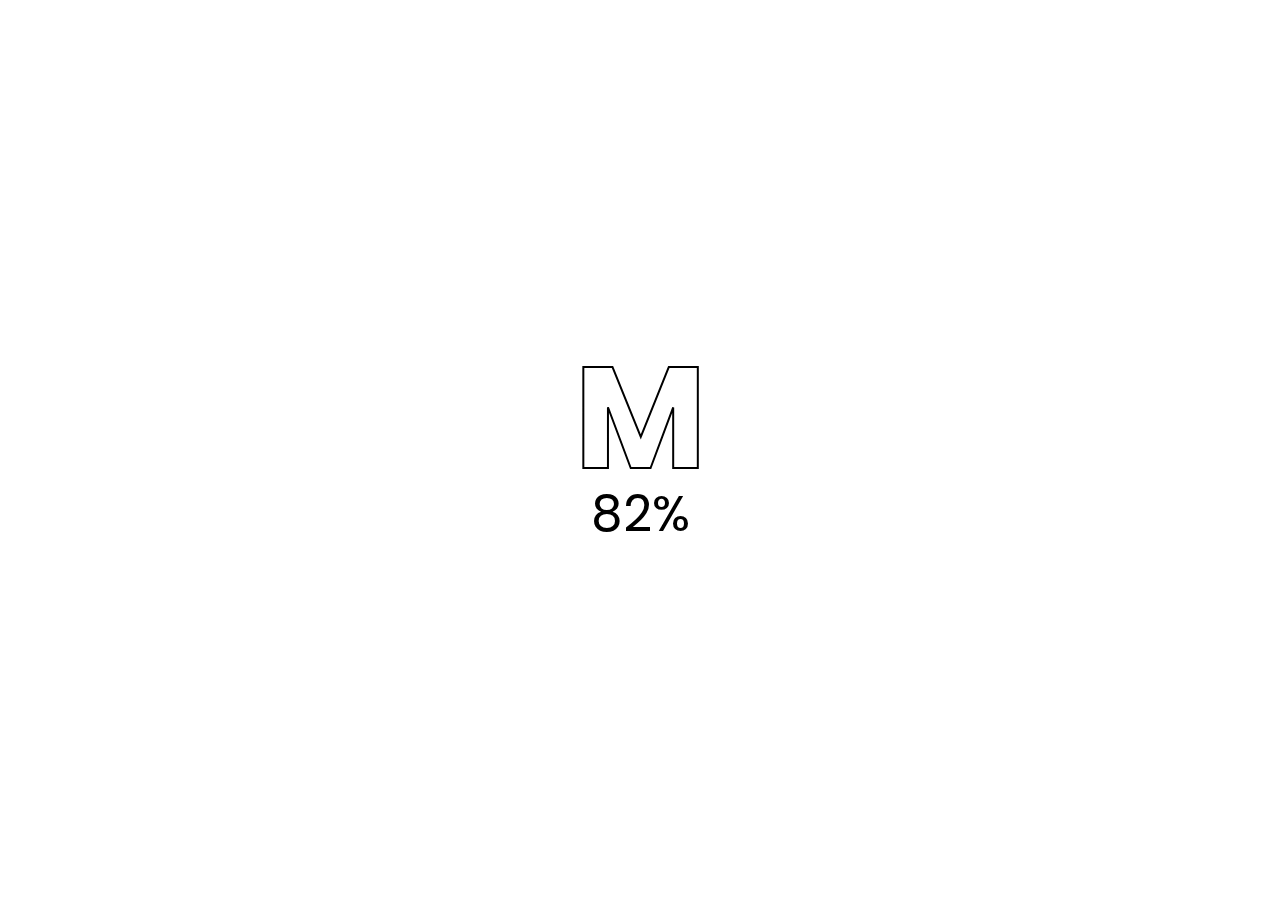
<file: index.html>
<!DOCTYPE html>
<html>
<head>
    <meta charset="utf-8" />
    <meta http-equiv="X-UA-Compatible" content="IE=edge">
    <title>Page Title</title>
    <meta name="viewport" content="width=device-width, initial-scale=1">
    <link rel="stylesheet" type="text/css" media="screen" href="style.css" />
    <link href="https://fonts.googleapis.com/css?family=Poppins:400,500,700,900&display=swap" rel="stylesheet">
</head>
<body>
    <div id="myProgress">
        <div id="loader"></div>
            <a href="/project.html">
                <img src="/assets/M.svg" alt="logo melvin" class="logo-loader"/>
            </a>
            <div id="myBar">0%</div>
        </div>
        
    </div>
    <script src="main.js"></script>
</body>
</html>
</file>
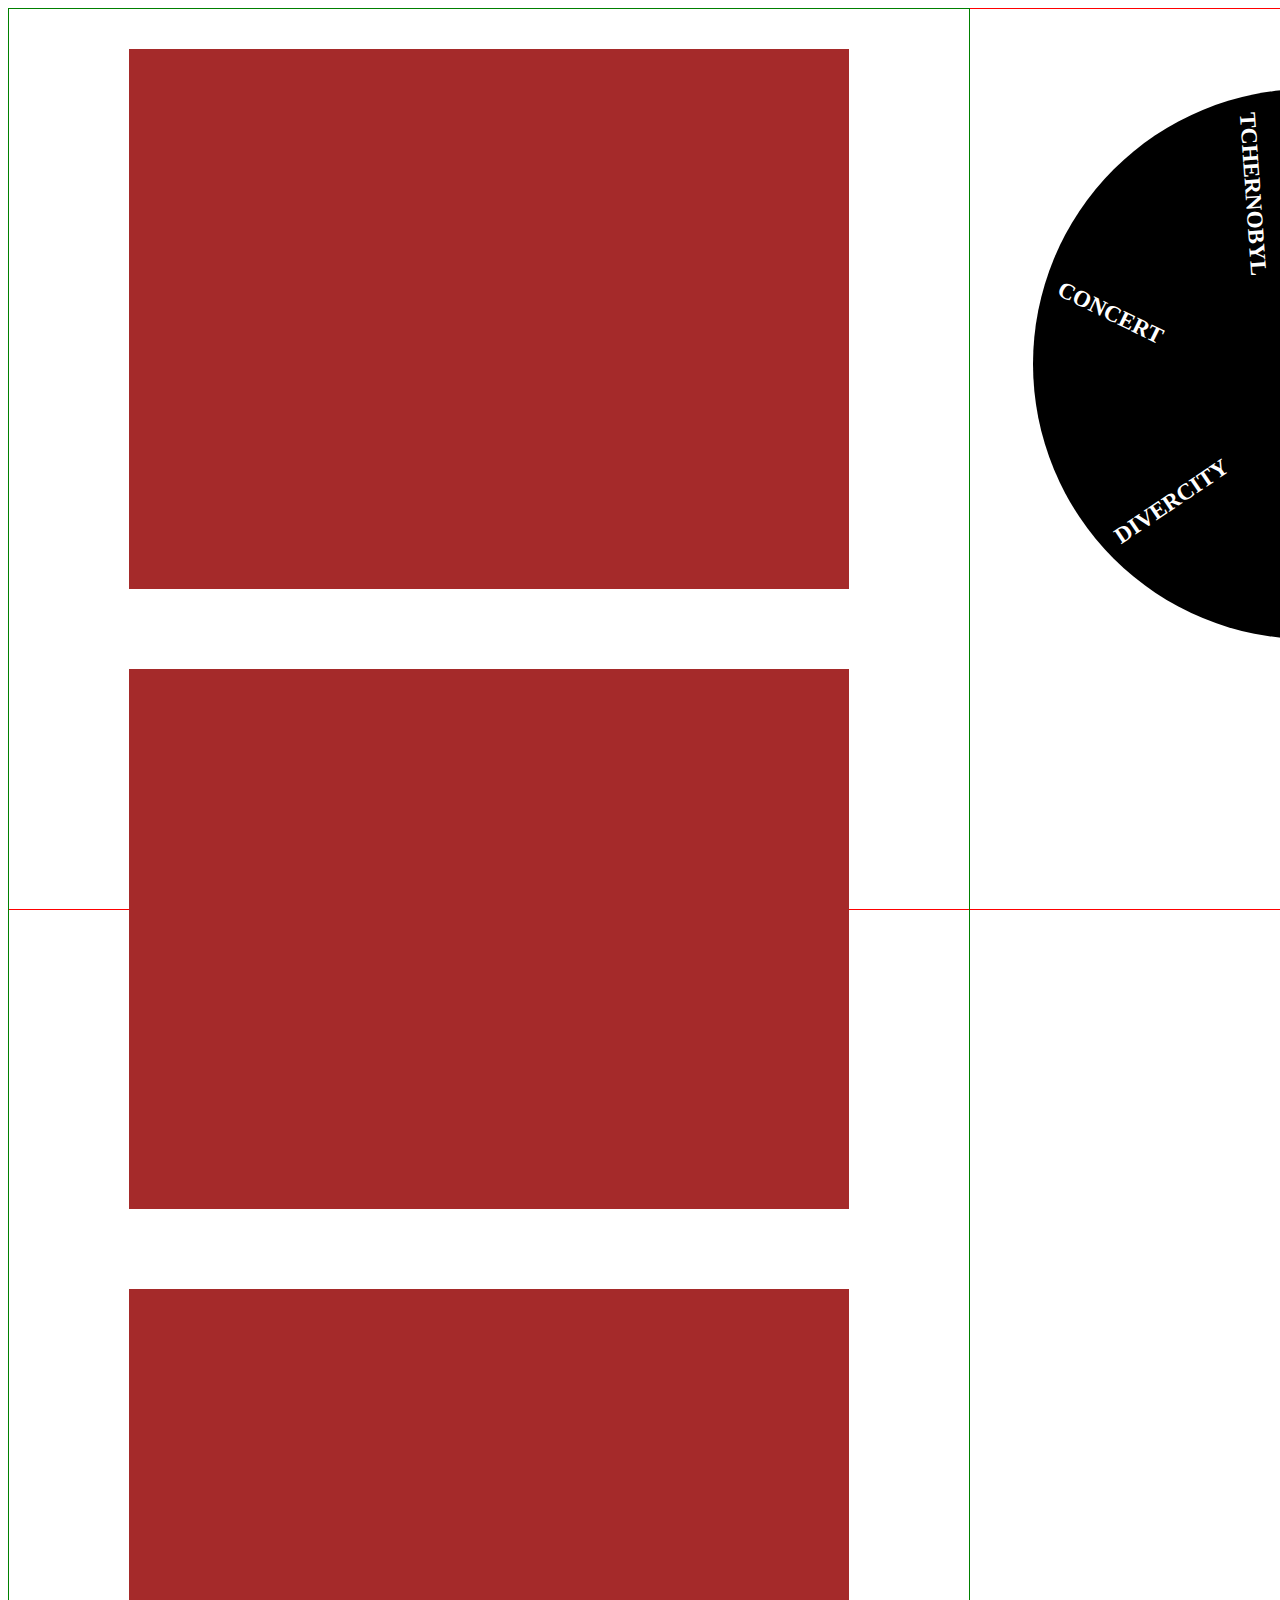
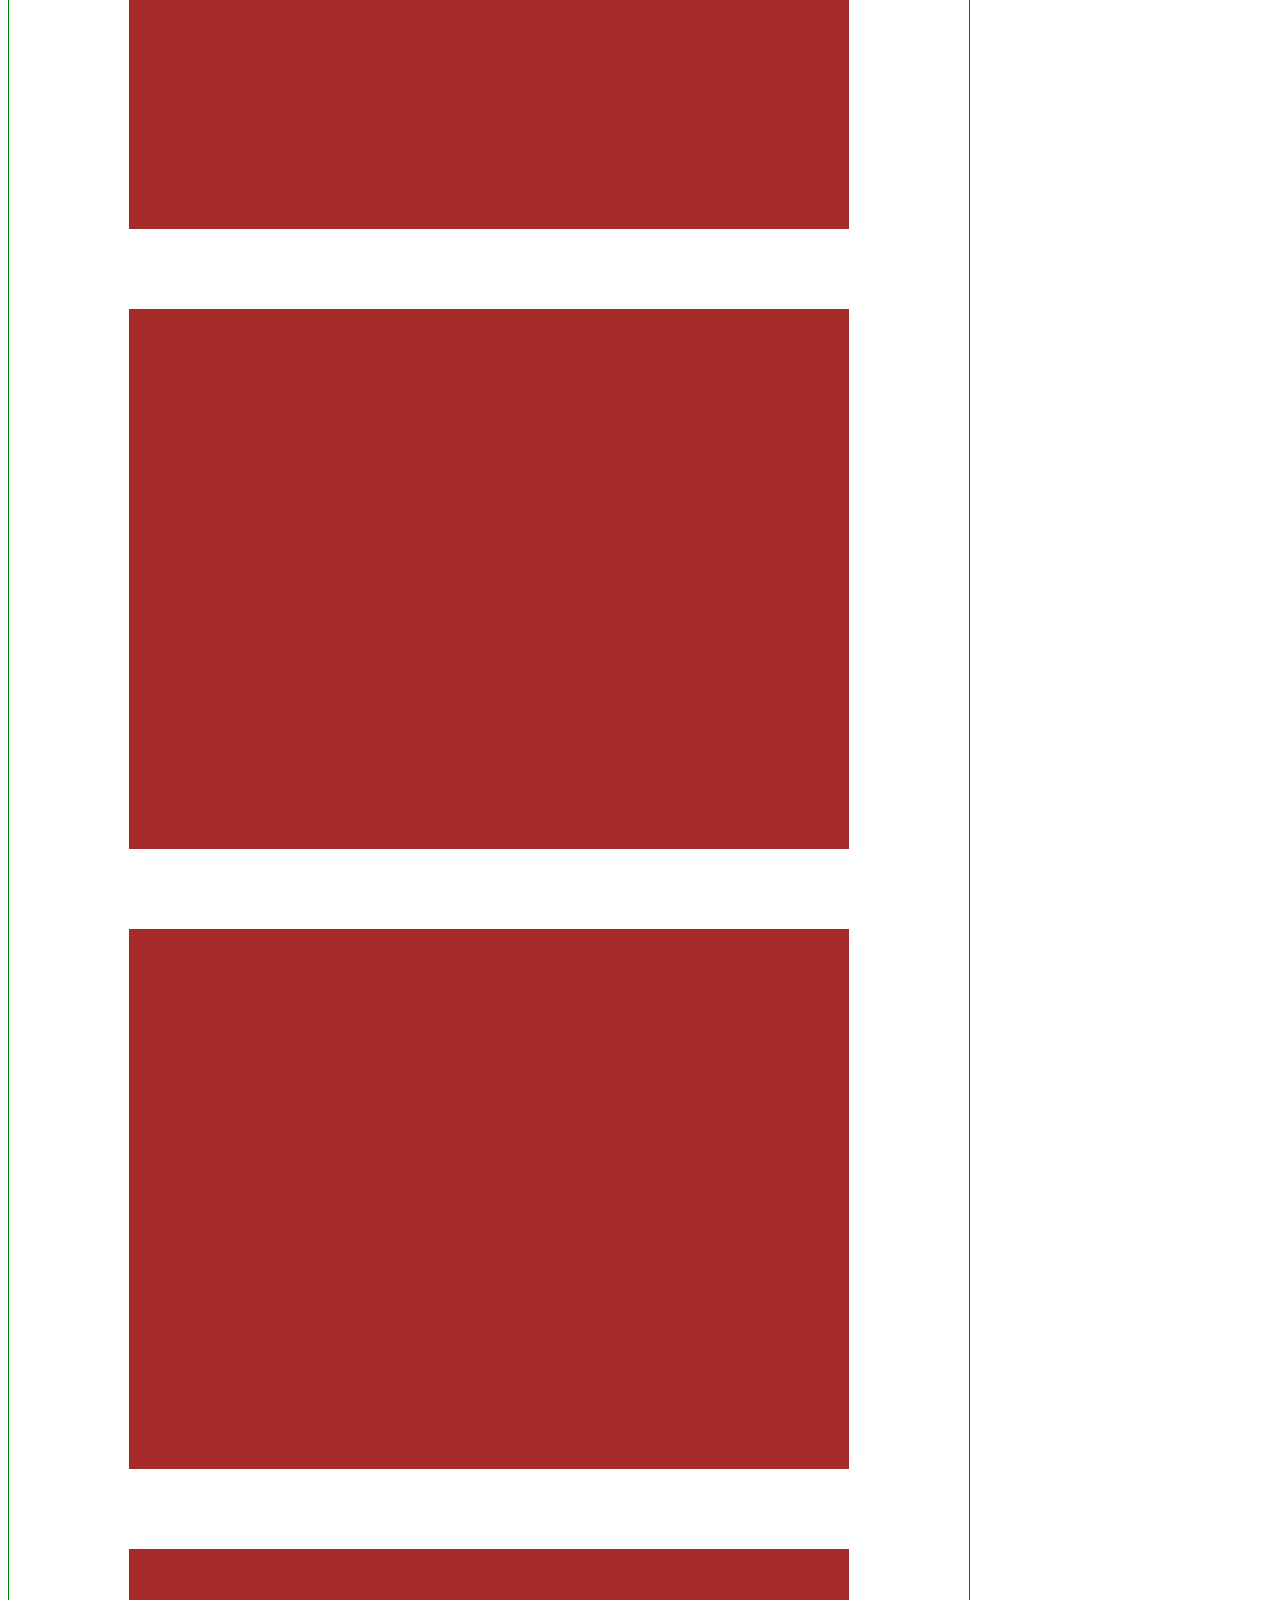
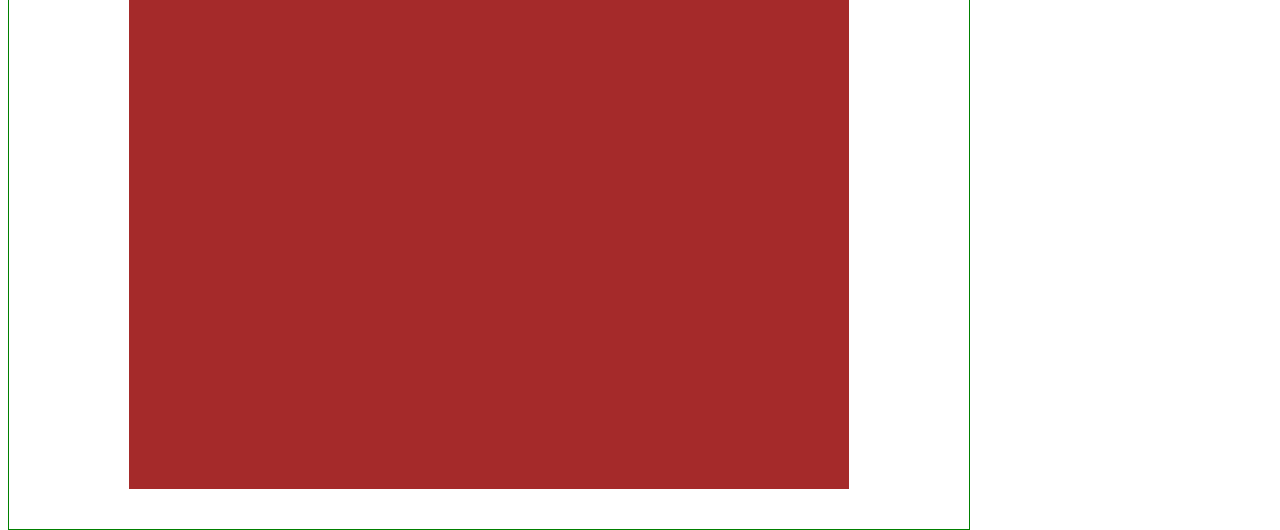
<file: project.html>
<!DOCTYPE html>
<html>
<head>
    <meta charset="utf-8" />
    <meta http-equiv="X-UA-Compatible" content="IE=edge">
    <title>Page Title</title>
    <meta name="viewport" content="width=device-width, initial-scale=1">
    <link rel="stylesheet" type="text/css" media="screen" href="style.css" />
    <link href="https://fonts.googleapis.com/css?family=Poppins:400,500,700,900&display=swap" rel="stylesheet">
</head>
<body>
    <section class="end__section end__section--horizontal">
        <div class="end__section__inner">
            <div class="end">
                <div id=wheel>
                    <div class="inner-wheel">
                        <div class="sec"><span class="fa fa-bell-o">PEUGEOT</span></div>
                        <div class="sec"><span class="fa fa-comment-o">TOTO</span></div>
                        <div class="sec"><span class="fa fa-smile-o">LOST IN CHATELET</span></div>
                        <div class="sec"><span class="fa fa-heart-o">DIVERCITY</span></div>
                        <div class="sec"><span class="fa fa-star-o">CONCERT</span></div>
                        <div class="sec"><span class="fa fa-lightbulb-o">TCHERNOBYL</span></div>
                    </div>
                </div>
            </div>
        </div>
        <div id="project">
            <div id="project-p"></div>
            <div id="project-t"></div>
            <div id="project-l"></div>
            <div id="project-d"></div>
            <div id="project-c"></div>
            <div id="project-t"></div>
        </div>
    </section>
    <script src="main.js"></script>
</body>
</html>
</file>
<file: style.css>
#myProgress {
    width: 100%;
    height :100vh;
    display: flex;
    flex-direction: column;
    justify-content: center;
    align-items: center;
    font-family: 'poppins';
}
#myBar{
    font-size: 50px;
    font-family: 'poppins';
    text-decoration: none;
}
.loader-letter{
    font-size: 140px;
    font-family: 'poppins';
    font-weight: bold;
    text-decoration: none;
    color: black;
}
/* LOAD */

.project{
    width: 950px;
    border: 1px solid orange;
    display: flex;
    flex-direction: column;
    align-items: center;
    justify-content: space-around;
}
.project div{
    width: 574px;
    height: 400px;
    border: 1px solid green;
    margin-left: 70px;
    margin-bottom: 50px;
    margin-top: 60px;
}
a{
    text-decoration: none;
}
#wheel{
    width:550px;
	height:550px;
	border-radius:50%;	
    position:absolute;
    top: 5em;
    left: 80%;
	overflow:hidden;
    transform: rotate(0deg);
    background-color: black
}
#wheel:before{
	content:'';
	position:absolute;

	width:550px;
	height:550px;
	border-radius:50%;
	z-index:1000;	
}
.inner-wheel{
	width:100%;
    height:100%;
	-webkit-transition: all 6s cubic-bezier(0,.99,.44,.99);
	-moz-transition:    all 6 cubic-bezier(0,.99,.44,.99);
	-o-transition:      all 6s cubic-bezier(0,.99,.44,.99);
	-ms-transition:     all 6s cubic-bezier(0,.99,.44,.99);
	transition:         all 6s cubic-bezier(0,.99,.44,.99);	
}
#wheel div.sec{
	position: absolute;
	width: 0;
	height: 0;
	border-style: solid;
	transform-origin: 51px 157px;
	left:221px;
	top:117px;	
    opacity:1;
}
#wheel div.sec:nth-child(1){
	transform: rotate(60deg);
	-webkit-transform: rotate(60deg);
	-moz-transform: rotate(60deg);
	-o-transform: rotate(60deg);
	-ms-transform: rotate(60deg);

}
#wheel div.sec:nth-child(2){
	transform: rotate(120deg);
	-webkit-transform: rotate(120deg);
	-moz-transform: rotate(120deg);
	-o-transform: rotate(120deg);
	-ms-transform: rotate(120deg);
	
}
#wheel div.sec:nth-child(3){
	transform: rotate(180deg);
	-webkit-transform: rotate(180deg);
	-moz-transform: rotate(180deg);
	-o-transform: rotate(180deg);
	-ms-transform: rotate(180deg);
	
}
#wheel div.sec:nth-child(4){
	transform: rotate(240deg);
	-webkit-transform: rotate(240deg);
	-moz-transform: rotate(240deg);
	-o-transform: rotate(240deg);
	-ms-transform: rotate(240deg);
	
}
#wheel div.sec:nth-child(5){
	transform: rotate(300deg);
	-webkit-transform: rotate(300deg);
	-moz-transform: rotate(300deg);
	-o-transform: rotate(300deg);
	-ms-transform: rotate(300deg);

}
#wheel div.sec .fa{
	margin-top: -100px;
    color: white;
    font-weight: bold;
	position: relative;
	z-index: 10000000;
	display: block;
	text-align: center;
	font-size:23px;
	margin-left:-19px;
	transform: rotate(86deg);
}
#project{
    width: 60em;
    display: flex;
    flex-direction: column;
    align-items: center;
    border: 1px solid green;
    position: absolute;
    top: 0;
    left: 0;
}
#project div{
    width: 45em;
    height: 60vh;
    background-color: brown;
    margin-top: 40px;
    margin-bottom: 40px;
}

/* RESPONSIVE */

/* TABLETTE */
@media(max-width:1000px){
    .project{
        width: 650px;
    }
    .project div{
        width: 470px;
        height: 300px;
    }
    #wheel{
        left: 70%;
    }
}

/* MOBILE */
@media(max-width:400px){
    #wheel{
        width: 450px;
        height: 450px;
        left: 65%;
    }
    #wheel div.sec{
        transform-origin: 51px 109px;
        left: 176px;
        top: 120px;
    }
    #wheel div.sec .fa{
        font-size: 15px;
    }
    .project{
        width: 250px;
    }
    .project div{
        width: 180px;
        height: 140px;
    }
}


.end {
    position: relative;
    width: 100vw;
    height: 100vh;
    border: 1px solid red;
  }


  .end__section {
    min-height: 200vh;
    position: relative;
  }

  .end__section--horizontal {
    height: 100vw;
  }


  .end__section--horizontal.end__section__inner {
    width: 200vw;
    height: 100vh;
    background: black;
    position: absolute;
    top: 0;
    left: 0;
  }

  .end__section--isFixed .end__section__inner {
    position: fixed;

  }

  .end__section--isScrolled .end__section__inner {

    bottom: 0;
    top: auto;

  }
</file>
